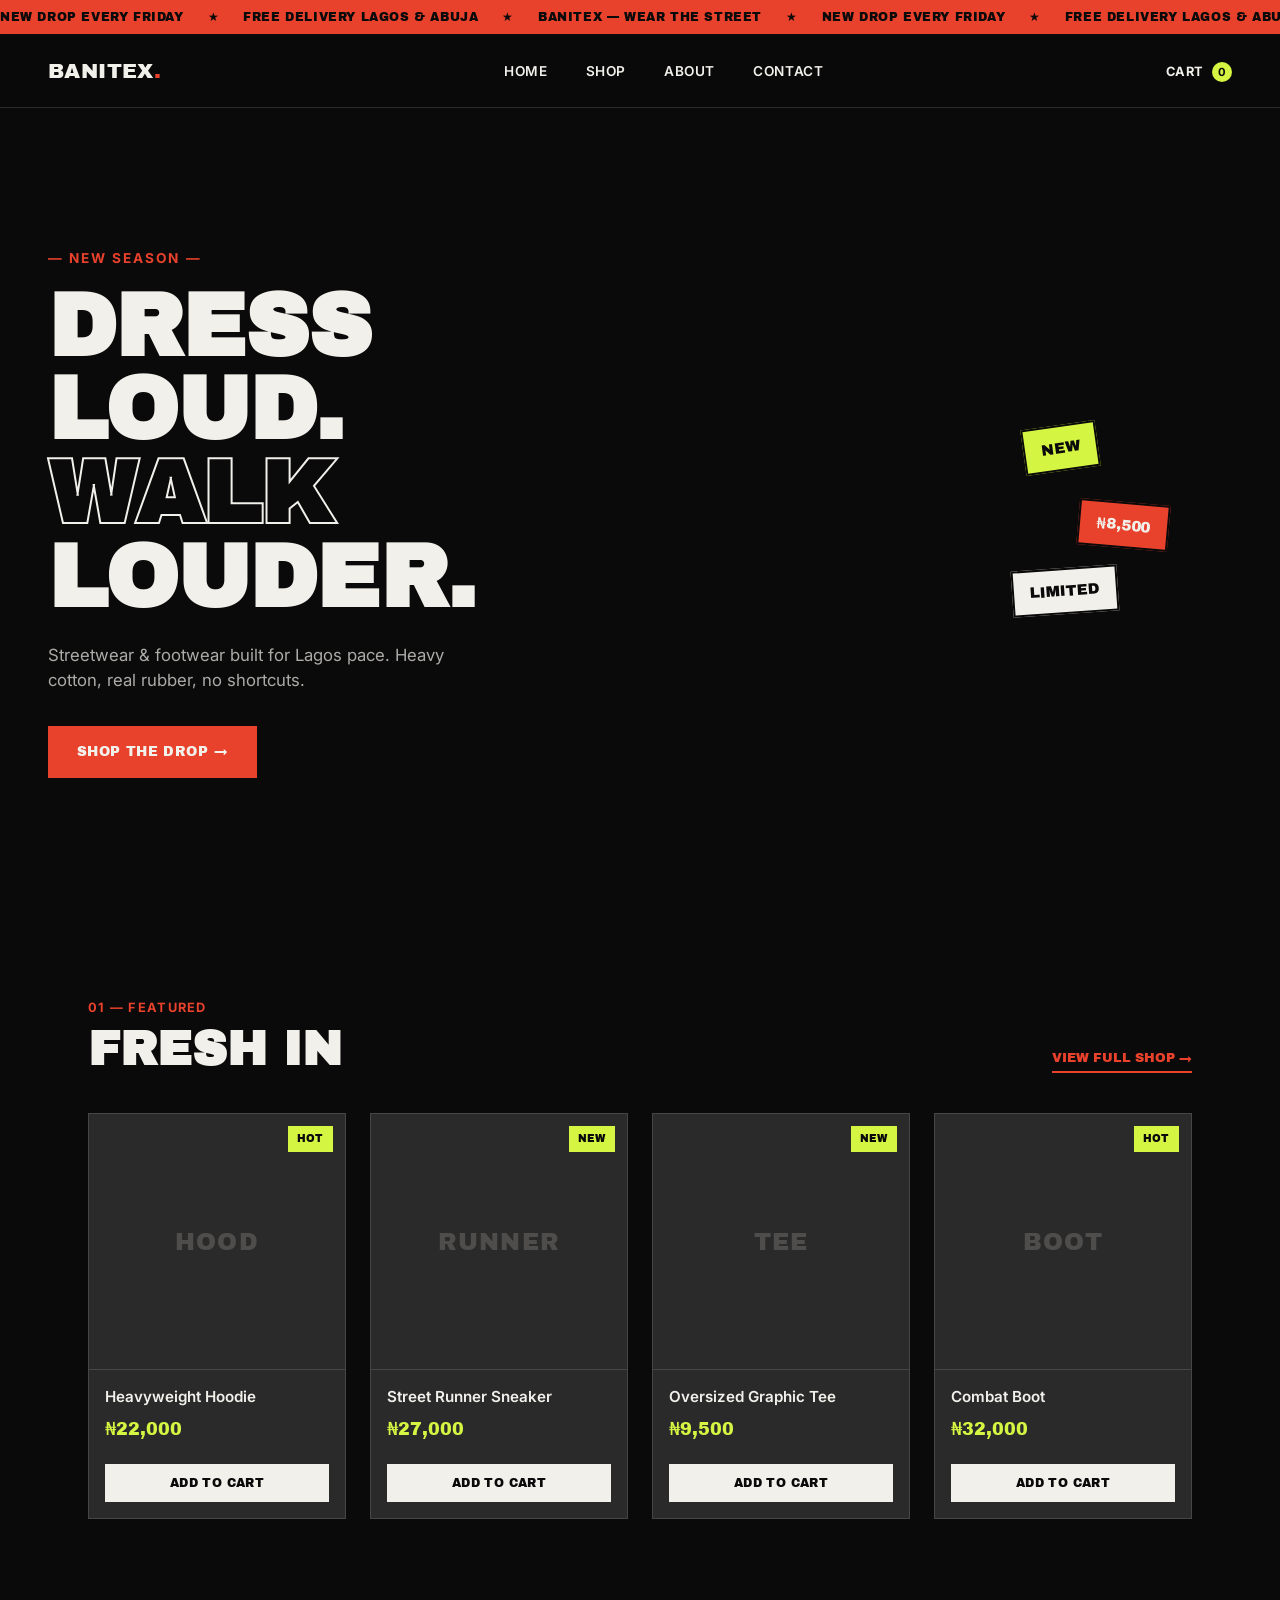
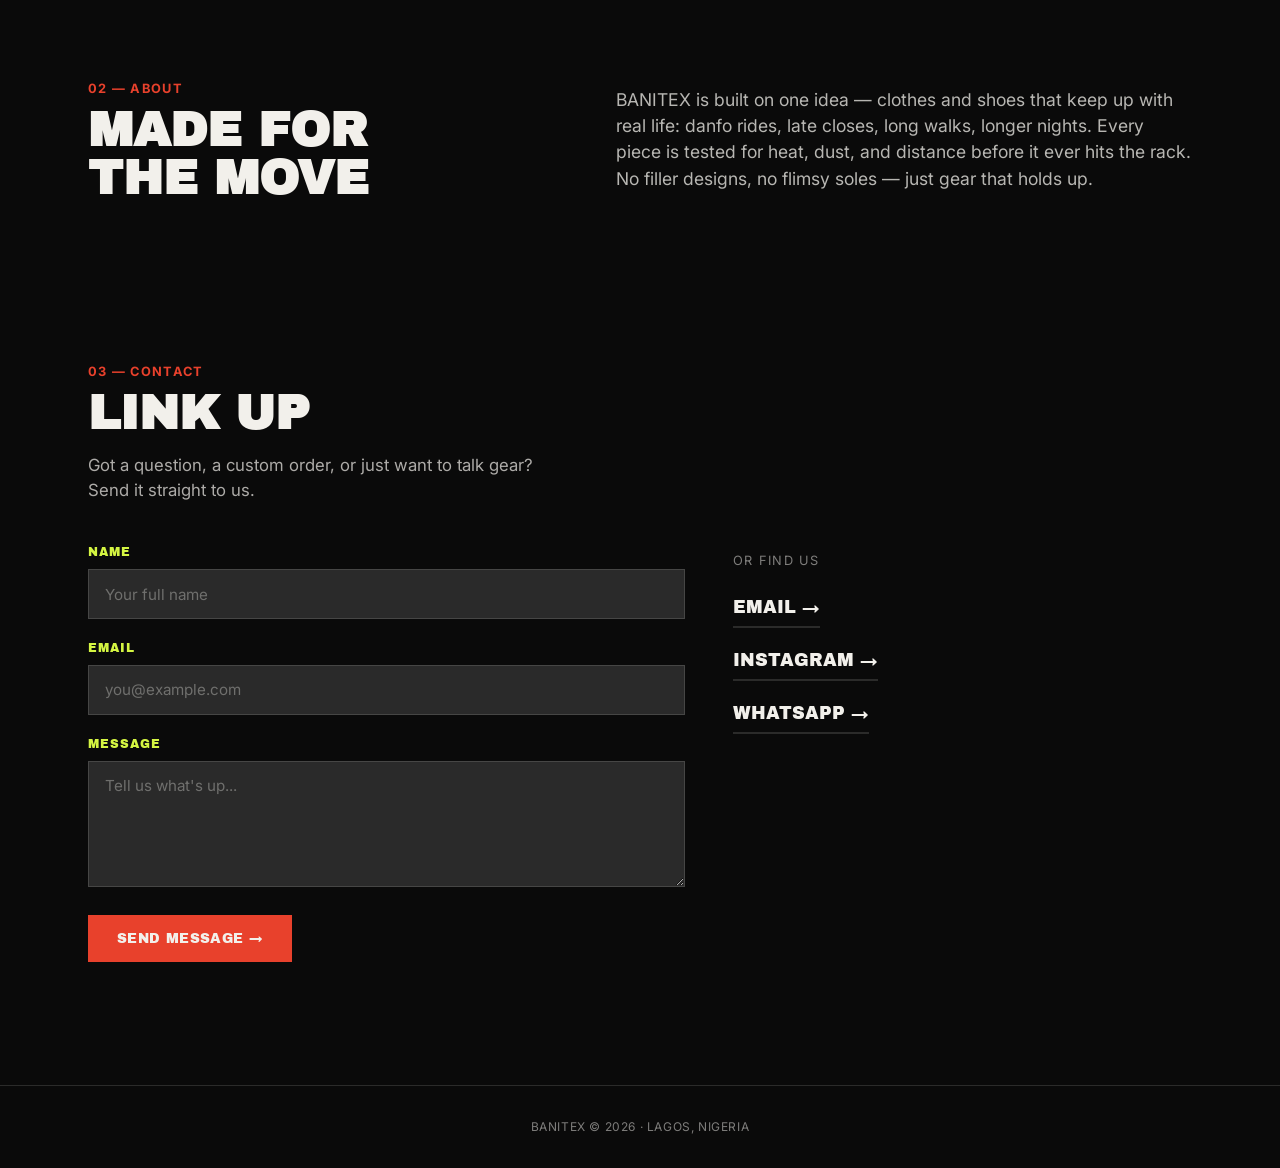
<file: index.html>
<!DOCTYPE html>
<html lang="en">
<head>
  <meta charset="UTF-8" />
  <meta name="viewport" content="width=device-width, initial-scale=1.0" />
  <title>BANITEX — Clothing & Footwear</title>
  <link rel="preconnect" href="https://fonts.googleapis.com">
  <link rel="preconnect" href="https://fonts.gstatic.com" crossorigin>
  <link href="https://fonts.googleapis.com/css2?family=Archivo+Black&family=Inter:wght@400;500;600;700&display=swap" rel="stylesheet">
  <link rel="stylesheet" href="style.css" />
</head>
<body>

  <!-- ===== MARQUEE TICKER ===== -->
  <div class="ticker">
  <div class="ticker__track">
    <div class="ticker__group">
      <span>NEW DROP EVERY FRIDAY</span>
      <span>★</span>
      <span>FREE DELIVERY LAGOS &amp; ABUJA</span>
      <span>★</span>
      <span>BANITEX — WEAR THE STREET</span>
      <span>★</span>
    </div>
    <div class="ticker__group" aria-hidden="true">
      <span>NEW DROP EVERY FRIDAY</span>
      <span>★</span>
      <span>FREE DELIVERY LAGOS &amp; ABUJA</span>
      <span>★</span>
      <span>BANITEX — WEAR THE STREET</span>
      <span>★</span>
    </div>
  </div>
</div>

  <!-- ===== NAV ===== -->
  <header class="nav">
    <a href="index.html" class="nav__logo">BANITEX<span class="dot">.</span></a>
    <nav class="nav__links" id="navLinks">
      <a href="index.html">home</a>
      <a href="shop.html">shop</a>
      <a href="index.html#about">about</a>
      <a href="index.html#contact">contact</a>
    </nav>
    <div class="nav__actions">
      <button class="icon-btn" id="cartBtn" aria-label="Open cart">
        CART <span class="cart-count" id="cartCount">0</span>
      </button>
      <button class="nav__toggle" id="navToggle" aria-label="Toggle menu" aria-expanded="false">
        <span></span><span></span><span></span>
      </button>
    </div>
  </header>

  <main>
    <!-- ===== HERO ===== -->
    <section id="home" class="hero">
      <div class="hero__poster">
        <p class="hero__tag">— NEW SEASON —</p>
        <h1 class="hero__title">
          DRESS<br>
          LOUD.<br>
          <span class="hero__title-outline">WALK</span><br>
          LOUDER.
        </h1>
        <p class="hero__sub">Streetwear &amp; footwear built for Lagos pace. Heavy cotton, real rubber, no shortcuts.</p>
        <a href="shop.html" class="btn btn--primary">SHOP THE DROP →</a>
      </div>
      <div class="hero__tagcloud">
        <span class="price-tag price-tag--1">NEW</span>
        <span class="price-tag price-tag--2">₦8,500</span>
        <span class="price-tag price-tag--3">LIMITED</span>
      </div>
    </section>

    <!-- ===== FEATURED PRODUCTS ===== -->
    <section id="featured" class="section">
      <div class="section__head section__head--row">
        <div>
          <p class="section__eyebrow">01 — FEATURED</p>
          <h2 class="section__title">FRESH IN</h2>
        </div>
        <a href="shop.html" class="section__viewall">VIEW FULL SHOP →</a>
      </div>
      <div class="product-grid" id="featuredGrid">

        <article class="product-card" data-id="c3" data-name="Heavyweight Hoodie" data-price="22000">
          <div class="product-card__tag">HOT</div>
          <div class="product-card__img">
            <div class="product-card__placeholder">HOOD</div>
          </div>
          <h3>Heavyweight Hoodie</h3>
          <p class="product-card__price">₦22,000</p>
          <button class="btn btn--add" data-add="c3">ADD TO CART</button>
        </article>

        <article class="product-card" data-id="f1" data-name="Street Runner Sneaker" data-price="27000">
          <div class="product-card__tag">NEW</div>
          <div class="product-card__img">
            <div class="product-card__placeholder">RUNNER</div>
          </div>
          <h3>Street Runner Sneaker</h3>
          <p class="product-card__price">₦27,000</p>
          <button class="btn btn--add" data-add="f1">ADD TO CART</button>
        </article>

        <article class="product-card" data-id="c1" data-name="Oversized Graphic Tee" data-price="9500">
          <div class="product-card__tag">NEW</div>
          <div class="product-card__img">
            <div class="product-card__placeholder">TEE</div>
          </div>
          <h3>Oversized Graphic Tee</h3>
          <p class="product-card__price">₦9,500</p>
          <button class="btn btn--add" data-add="c1">ADD TO CART</button>
        </article>

        <article class="product-card" data-id="f4" data-name="Combat Boot" data-price="32000">
          <div class="product-card__tag">HOT</div>
          <div class="product-card__img">
            <div class="product-card__placeholder">BOOT</div>
          </div>
          <h3>Combat Boot</h3>
          <p class="product-card__price">₦32,000</p>
          <button class="btn btn--add" data-add="f4">ADD TO CART</button>
        </article>

      </div>
    </section>

    <!-- ===== ABOUT ===== -->
    <section id="about" class="section section--about">
      <div class="about__grid">
        <div>
          <p class="section__eyebrow">02 — ABOUT</p>
          <h2 class="section__title">MADE FOR<br>THE MOVE</h2>
        </div>
        <p class="about__text">
          BANITEX is built on one idea — clothes and shoes that keep up with real life:
          danfo rides, late closes, long walks, longer nights. Every piece is tested for
          heat, dust, and distance before it ever hits the rack. No filler designs,
          no flimsy soles — just gear that holds up.
        </p>
      </div>
    </section>

    <!-- ===== CONTACT ===== -->
    <section id="contact" class="section section--contact">
      <p class="section__eyebrow">03 — CONTACT</p>
      <h2 class="section__title">LINK UP</h2>
      <p class="contact__intro">Got a question, a custom order, or just want to talk gear? Send it straight to us.</p>

      <div class="contact__grid">
        <form
          class="contact-form"
          id="contactForm"
          action="https://formspree.io/f/xpqgrvdo"
          method="POST"
        >
          <div class="form-row">
            <label for="name">NAME</label>
            <input type="text" id="name" name="name" required placeholder="Your full name">
          </div>

          <div class="form-row">
            <label for="email">EMAIL</label>
            <input type="email" id="email" name="email" required placeholder="you@example.com">
          </div>

          <div class="form-row">
            <label for="message">MESSAGE</label>
            <textarea id="message" name="message" rows="5" required placeholder="Tell us what's up..."></textarea>
          </div>

          <!-- Honeypot field to reduce spam — keep hidden from real users -->
          <input type="text" name="_gotcha" style="display:none">

          <button type="submit" class="btn btn--primary btn--submit" id="submitBtn">SEND MESSAGE →</button>

          <p class="form-status" id="formStatus" role="status"></p>
        </form>

        <div class="contact__links">
          <p class="contact__links-label">OR FIND US</p>
          <a href="mailto:hello@banitex.com" class="contact__link">EMAIL →</a>
          <a href="https://instagram.com/banitex" class="contact__link">INSTAGRAM →</a>
          <a href="https://wa.me/2340000000000" class="contact__link">WHATSAPP →</a>
        </div>
      </div>
    </section>
  </main>

  <footer class="footer">
    <p>BANITEX © 2026 · LAGOS, NIGERIA</p>
  </footer>

  <!-- ===== CART DRAWER ===== -->
  <div class="cart-overlay" id="cartOverlay"></div>
  <aside class="cart-drawer" id="cartDrawer" aria-hidden="true">
    <div class="cart-drawer__head">
      <h2>YOUR CART</h2>
      <button class="cart-drawer__close" id="cartClose" aria-label="Close cart">✕</button>
    </div>
    <div class="cart-drawer__items" id="cartItems">
      <p class="cart-empty" id="cartEmpty">Your cart is empty. Go grab something.</p>
    </div>
    <div class="cart-drawer__footer">
      <div class="cart-total">
        <span>TOTAL</span>
        <span id="cartTotal">₦0</span>
      </div>
      <button class="btn btn--primary btn--checkout" id="checkoutBtn">CHECKOUT</button>
    </div>
  </aside>

  <script src="script.js"></script>
</body>
</html>
</file>
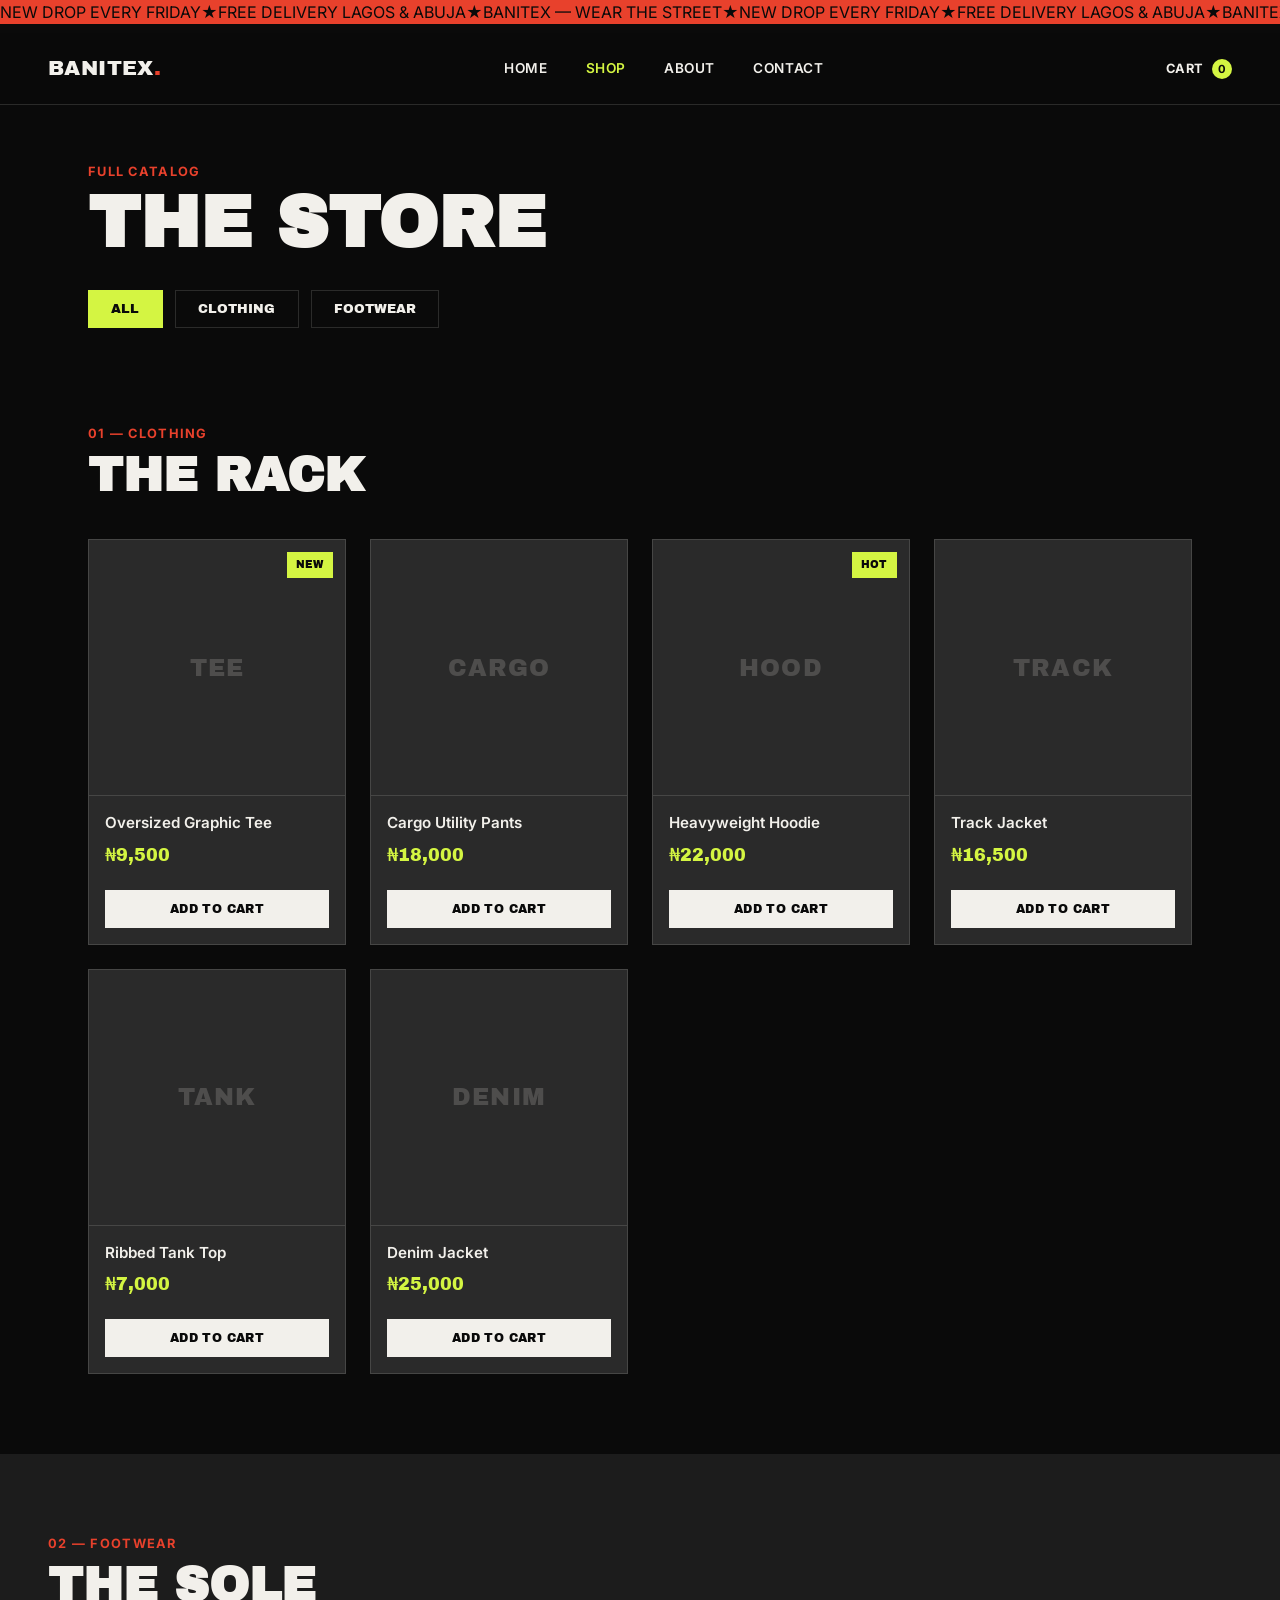
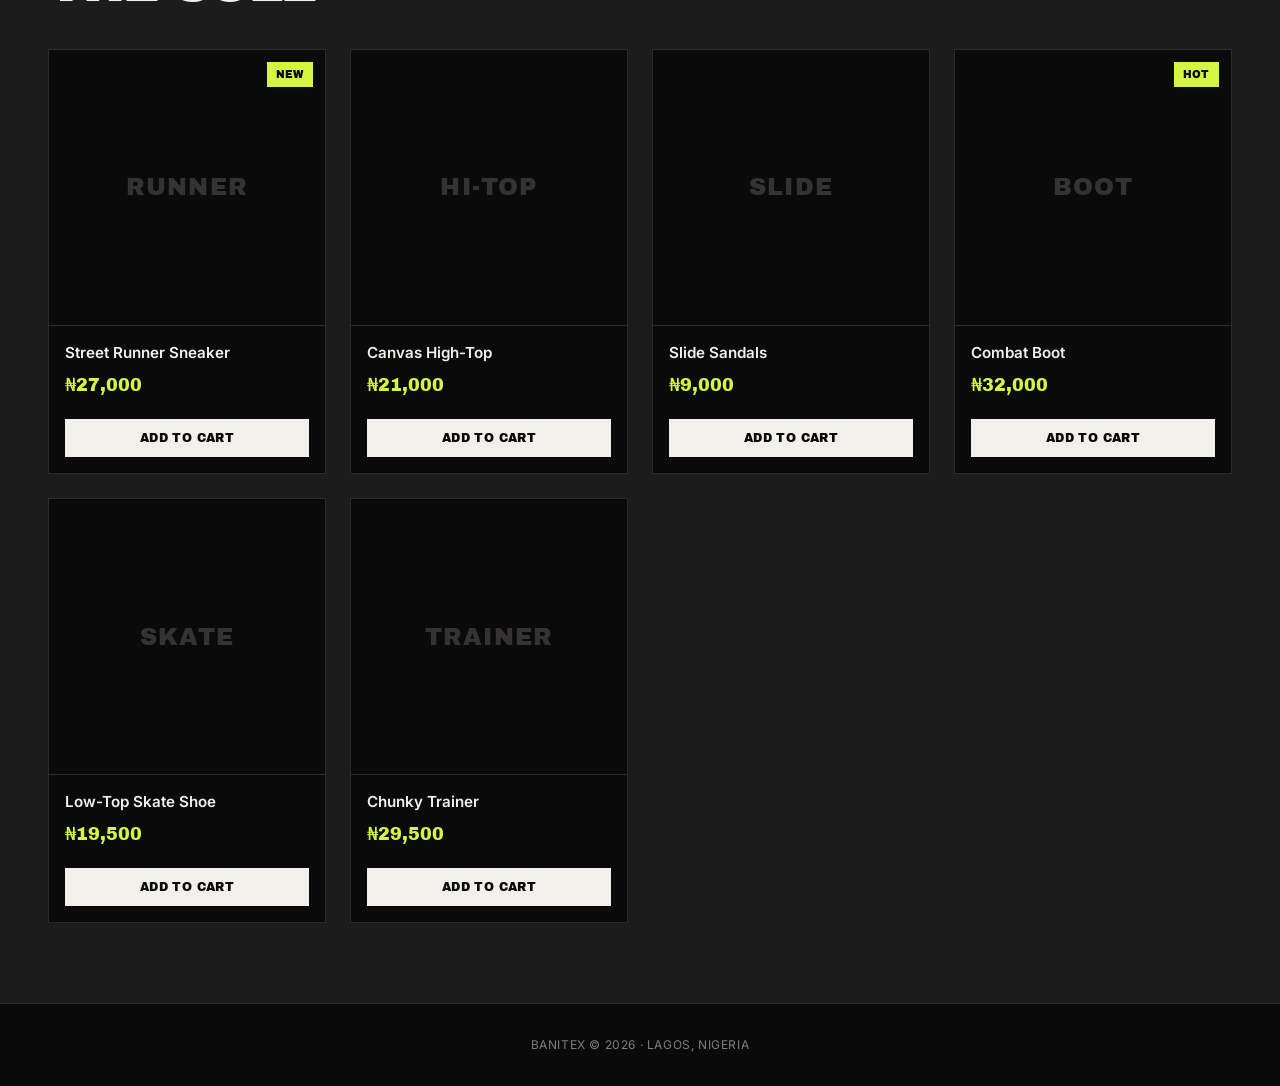
<file: shop.html>
<!DOCTYPE html>
<html lang="en">
<head>
  <meta charset="UTF-8" />
  <meta name="viewport" content="width=device-width, initial-scale=1.0" />
  <title>Shop — BANITEX</title>
  <link rel="preconnect" href="https://fonts.googleapis.com">
  <link rel="preconnect" href="https://fonts.gstatic.com" crossorigin>
  <link href="https://fonts.googleapis.com/css2?family=Archivo+Black&family=Inter:wght@400;500;600;700&display=swap" rel="stylesheet">
  <link rel="stylesheet" href="style.css" />
</head>
<body>

  <!-- ===== MARQUEE TICKER ===== -->
  <div class="ticker">
    <div class="ticker__track">
      <span>NEW DROP EVERY FRIDAY</span>
      <span>★</span>
      <span>FREE DELIVERY LAGOS &amp; ABUJA</span>
      <span>★</span>
      <span>BANITEX — WEAR THE STREET</span>
      <span>★</span>
      <span>NEW DROP EVERY FRIDAY</span>
      <span>★</span>
      <span>FREE DELIVERY LAGOS &amp; ABUJA</span>
      <span>★</span>
      <span>BANITEX — WEAR THE STREET</span>
      <span>★</span>
    </div>
  </div>

  <!-- ===== NAV ===== -->
  <header class="nav">
    <a href="index.html" class="nav__logo">BANITEX<span class="dot">.</span></a>
    <nav class="nav__links" id="navLinks">
      <a href="index.html">home</a>
      <a href="shop.html" class="is-active">shop</a>
      <a href="index.html#about">about</a>
      <a href="index.html#contact">contact</a>
    </nav>
    <div class="nav__actions">
      <button class="icon-btn" id="cartBtn" aria-label="Open cart">
        CART <span class="cart-count" id="cartCount">0</span>
      </button>
      <button class="nav__toggle" id="navToggle" aria-label="Toggle menu" aria-expanded="false">
        <span></span><span></span><span></span>
      </button>
    </div>
  </header>

  <main>
    <!-- ===== SHOP HEADER ===== -->
    <section class="shop-head">
      <p class="section__eyebrow">FULL CATALOG</p>
      <h1 class="shop-head__title">THE STORE</h1>
      <div class="filter-bar" id="filterBar">
        <button class="filter-btn is-active" data-filter="all">ALL</button>
        <button class="filter-btn" data-filter="clothing">CLOTHING</button>
        <button class="filter-btn" data-filter="footwear">FOOTWEAR</button>
      </div>
    </section>

    <!-- ===== CLOTHING ===== -->
    <section class="section" data-category="clothing">
      <div class="section__head">
        <p class="section__eyebrow">01 — CLOTHING</p>
        <h2 class="section__title">THE RACK</h2>
      </div>
      <div class="product-grid" id="clothingGrid">

        <article class="product-card" data-id="c1" data-name="Oversized Graphic Tee" data-price="9500">
          <div class="product-card__tag">NEW</div>
          <div class="product-card__img">
            <div class="product-card__placeholder">TEE</div>
          </div>
          <h3>Oversized Graphic Tee</h3>
          <p class="product-card__price">₦9,500</p>
          <button class="btn btn--add" data-add="c1">ADD TO CART</button>
        </article>

        <article class="product-card" data-id="c2" data-name="Cargo Utility Pants" data-price="18000">
          <div class="product-card__img">
            <div class="product-card__placeholder">CARGO</div>
          </div>
          <h3>Cargo Utility Pants</h3>
          <p class="product-card__price">₦18,000</p>
          <button class="btn btn--add" data-add="c2">ADD TO CART</button>
        </article>

        <article class="product-card" data-id="c3" data-name="Heavyweight Hoodie" data-price="22000">
          <div class="product-card__tag">HOT</div>
          <div class="product-card__img">
            <div class="product-card__placeholder">HOOD</div>
          </div>
          <h3>Heavyweight Hoodie</h3>
          <p class="product-card__price">₦22,000</p>
          <button class="btn btn--add" data-add="c3">ADD TO CART</button>
        </article>

        <article class="product-card" data-id="c4" data-name="Track Jacket" data-price="16500">
          <div class="product-card__img">
            <div class="product-card__placeholder">TRACK</div>
          </div>
          <h3>Track Jacket</h3>
          <p class="product-card__price">₦16,500</p>
          <button class="btn btn--add" data-add="c4">ADD TO CART</button>
        </article>

        <article class="product-card" data-id="c5" data-name="Ribbed Tank Top" data-price="7000">
          <div class="product-card__img">
            <div class="product-card__placeholder">TANK</div>
          </div>
          <h3>Ribbed Tank Top</h3>
          <p class="product-card__price">₦7,000</p>
          <button class="btn btn--add" data-add="c5">ADD TO CART</button>
        </article>

        <article class="product-card" data-id="c6" data-name="Denim Jacket" data-price="25000">
          <div class="product-card__img">
            <div class="product-card__placeholder">DENIM</div>
          </div>
          <h3>Denim Jacket</h3>
          <p class="product-card__price">₦25,000</p>
          <button class="btn btn--add" data-add="c6">ADD TO CART</button>
        </article>

      </div>
    </section>

    <!-- ===== FOOTWEAR ===== -->
    <section class="section section--alt" data-category="footwear">
      <div class="section__head">
        <p class="section__eyebrow">02 — FOOTWEAR</p>
        <h2 class="section__title">THE SOLE</h2>
      </div>
      <div class="product-grid" id="footwearGrid">

        <article class="product-card" data-id="f1" data-name="Street Runner Sneaker" data-price="27000">
          <div class="product-card__tag">NEW</div>
          <div class="product-card__img">
            <div class="product-card__placeholder">RUNNER</div>
          </div>
          <h3>Street Runner Sneaker</h3>
          <p class="product-card__price">₦27,000</p>
          <button class="btn btn--add" data-add="f1">ADD TO CART</button>
        </article>

        <article class="product-card" data-id="f2" data-name="Canvas High-Top" data-price="21000">
          <div class="product-card__img">
            <div class="product-card__placeholder">HI-TOP</div>
          </div>
          <h3>Canvas High-Top</h3>
          <p class="product-card__price">₦21,000</p>
          <button class="btn btn--add" data-add="f2">ADD TO CART</button>
        </article>

        <article class="product-card" data-id="f3" data-name="Slide Sandals" data-price="9000">
          <div class="product-card__img">
            <div class="product-card__placeholder">SLIDE</div>
          </div>
          <h3>Slide Sandals</h3>
          <p class="product-card__price">₦9,000</p>
          <button class="btn btn--add" data-add="f3">ADD TO CART</button>
        </article>

        <article class="product-card" data-id="f4" data-name="Combat Boot" data-price="32000">
          <div class="product-card__tag">HOT</div>
          <div class="product-card__img">
            <div class="product-card__placeholder">BOOT</div>
          </div>
          <h3>Combat Boot</h3>
          <p class="product-card__price">₦32,000</p>
          <button class="btn btn--add" data-add="f4">ADD TO CART</button>
        </article>

        <article class="product-card" data-id="f5" data-name="Low-Top Skate Shoe" data-price="19500">
          <div class="product-card__img">
            <div class="product-card__placeholder">SKATE</div>
          </div>
          <h3>Low-Top Skate Shoe</h3>
          <p class="product-card__price">₦19,500</p>
          <button class="btn btn--add" data-add="f5">ADD TO CART</button>
        </article>

        <article class="product-card" data-id="f6" data-name="Chunky Trainer" data-price="29500">
          <div class="product-card__img">
            <div class="product-card__placeholder">TRAINER</div>
          </div>
          <h3>Chunky Trainer</h3>
          <p class="product-card__price">₦29,500</p>
          <button class="btn btn--add" data-add="f6">ADD TO CART</button>
        </article>

      </div>
    </section>
  </main>

  <footer class="footer">
    <p>BANITEX © 2026 · LAGOS, NIGERIA</p>
  </footer>

  <!-- ===== CART DRAWER ===== -->
  <div class="cart-overlay" id="cartOverlay"></div>
  <aside class="cart-drawer" id="cartDrawer" aria-hidden="true">
    <div class="cart-drawer__head">
      <h2>YOUR CART</h2>
      <button class="cart-drawer__close" id="cartClose" aria-label="Close cart">✕</button>
    </div>
    <div class="cart-drawer__items" id="cartItems">
      <p class="cart-empty" id="cartEmpty">Your cart is empty. Go grab something.</p>
    </div>
    <div class="cart-drawer__footer">
      <div class="cart-total">
        <span>TOTAL</span>
        <span id="cartTotal">₦0</span>
      </div>
      <button class="btn btn--primary btn--checkout" id="checkoutBtn">CHECKOUT</button>
    </div>
  </aside>

  <script src="script.js"></script>
</body>
</html>
</file>
<file: style.css>
/* ============================================
   TOKENS
============================================ */
:root {
  --black: #0A0A0A;
  --concrete: #1C1C1C;
  --concrete-light: #2A2A2A;
  --off-white: #F2F0EB;
  --red: #E8412C;
  --lime: #D4F542;
  --line: rgba(242, 240, 235, 0.14);

  --font-display: 'Archivo Black', sans-serif;
  --font-body: 'Inter', sans-serif;

  --max-w: 1200px;
}

* { margin: 0; padding: 0; box-sizing: border-box; }

html { scroll-behavior: smooth; }

body {
  background: var(--black);
  color: var(--off-white);
  font-family: var(--font-body);
  line-height: 1.5;
  overflow-x: hidden;
}

@media (prefers-reduced-motion: reduce) {
  html { scroll-behavior: auto; }
  * { animation-duration: 0.01ms !important; transition-duration: 0.01ms !important; }
}

a { color: inherit; text-decoration: none; }
button { font-family: inherit; cursor: pointer; border: none; background: none; }

::selection { background: var(--red); color: var(--off-white); }

:focus-visible {
  outline: 2px solid var(--lime);
  outline-offset: 3px;
}

/* ============================================
   TICKER (signature element)
============================================ */
.ticker {
  background: var(--red);
  color: var(--black);
  overflow: hidden;
  white-space: nowrap;
  position: sticky;
  top: 0;
  z-index: 200;
  border-bottom: 2px solid var(--black);
}

.ticker__track {
  display: flex;
  width: max-content;
  animation: scroll-ticker 40s linear infinite;
  will-change: transform;
}

.ticker__group {
  display: flex;
  align-items: center;
  gap: 1.5rem;
  padding: 0.5rem 0;
  font-family: var(--font-display);
  font-size: 0.75rem;
  letter-spacing: 0.05em;
  padding-right: 1.5rem;
}

@keyframes scroll-ticker {
  0% { transform: translateX(0); }
  100% { transform: translateX(-50%); }
}
/* ============================================
   NAV
============================================ */
.nav {
  position: sticky;
  top: 33px;
  z-index: 150;
  display: flex;
  align-items: center;
  justify-content: space-between;
  padding: 1.25rem clamp(1.25rem, 5vw, 3rem);
  background: rgba(10, 10, 10, 0.92);
  backdrop-filter: blur(8px);
  border-bottom: 1px solid var(--line);
}

.nav__logo {
  font-family: var(--font-display);
  font-size: 1.3rem;
  letter-spacing: 0.02em;
}
.nav__logo .dot { color: var(--red); }

.nav__links {
  display: flex;
  gap: clamp(1.25rem, 3vw, 2.5rem);
  font-size: 0.85rem;
  text-transform: uppercase;
  letter-spacing: 0.04em;
  font-weight: 600;
}
.nav__links a { transition: color 0.2s ease; }
.nav__links a:hover { color: var(--red); }
.nav__links a.is-active { color: var(--lime); }

.nav__actions {
  display: flex;
  align-items: center;
  gap: 1rem;
}

.icon-btn {
  color: var(--off-white);
  font-size: 0.8rem;
  font-weight: 700;
  letter-spacing: 0.04em;
  display: flex;
  align-items: center;
  gap: 0.5rem;
}

.cart-count {
  background: var(--lime);
  color: var(--black);
  font-size: 0.7rem;
  font-weight: 700;
  border-radius: 50%;
  width: 20px;
  height: 20px;
  display: flex;
  align-items: center;
  justify-content: center;
}

.nav__toggle {
  display: none;
  flex-direction: column;
  gap: 5px;
  padding: 0.5rem;
}
.nav__toggle span {
  width: 22px;
  height: 2px;
  background: var(--off-white);
}

@media (max-width: 760px) {
  .nav__toggle { display: flex; }
  .nav__links {
    position: fixed;
    top: 0; right: 0;
    height: 100vh;
    width: min(70vw, 280px);
    background: var(--concrete);
    flex-direction: column;
    justify-content: center;
    align-items: flex-start;
    padding: 2rem;
    gap: 1.75rem;
    transform: translateX(100%);
    transition: transform 0.3s ease;
    border-left: 1px solid var(--line);
  }
  .nav__links.is-open { transform: translateX(0); }
}

/* ============================================
   HERO
============================================ */
.hero {
  min-height: 90vh;
  display: flex;
  align-items: center;
  justify-content: space-between;
  flex-wrap: wrap;
  padding: clamp(3rem, 8vw, 6rem) clamp(1.25rem, 5vw, 3rem);
  gap: 2rem;
  position: relative;
}

.hero__poster { max-width: 640px; }

.hero__tag {
  font-size: 0.85rem;
  letter-spacing: 0.15em;
  color: var(--red);
  font-weight: 700;
  margin-bottom: 1rem;
}

.hero__title {
  font-family: var(--font-display);
  font-size: clamp(2.8rem, 9vw, 5.5rem);
  line-height: 0.95;
  letter-spacing: -0.01em;
  text-transform: uppercase;
}

.hero__title-outline {
  color: transparent;
  -webkit-text-stroke: 2px var(--off-white);
}

.hero__sub {
  margin-top: 1.5rem;
  font-size: 1.05rem;
  color: rgba(242, 240, 235, 0.7);
  max-width: 420px;
}

.hero__tagcloud {
  position: relative;
  width: 220px;
  height: 220px;
  flex-shrink: 0;
}

.price-tag {
  position: absolute;
  font-family: var(--font-display);
  font-size: 0.95rem;
  padding: 0.6rem 1rem;
  border: 2px solid var(--black);
}
.price-tag--1 {
  background: var(--lime);
  color: var(--black);
  top: 10%;
  left: 5%;
  transform: rotate(-8deg);
}
.price-tag--2 {
  background: var(--red);
  color: var(--off-white);
  top: 45%;
  left: 30%;
  transform: rotate(5deg);
}
.price-tag--3 {
  background: var(--off-white);
  color: var(--black);
  top: 75%;
  left: 0%;
  transform: rotate(-4deg);
}

@media (max-width: 700px) {
  .hero__tagcloud { display: none; }
}

.btn {
  font-family: var(--font-display);
  font-size: 0.85rem;
  letter-spacing: 0.03em;
  padding: 1rem 1.8rem;
  display: inline-block;
  transition: transform 0.2s ease, background 0.2s ease;
}
.btn--primary {
  background: var(--red);
  color: var(--off-white);
  margin-top: 2rem;
}
.btn--primary:hover { transform: translateY(-2px); }

/* ============================================
   SHOP PAGE HEADER + FILTER BAR
============================================ */
.shop-head {
  max-width: var(--max-w);
  margin: 0 auto;
  padding: clamp(2.5rem, 7vw, 4rem) clamp(1.25rem, 5vw, 3rem) 1rem;
}
.shop-head__title {
  font-family: var(--font-display);
  font-size: clamp(2.5rem, 8vw, 4.5rem);
  text-transform: uppercase;
  line-height: 0.95;
  margin: 0.5rem 0 2rem;
}

.filter-bar {
  display: flex;
  gap: 0.75rem;
  flex-wrap: wrap;
}
.filter-btn {
  font-family: var(--font-display);
  font-size: 0.8rem;
  padding: 0.7rem 1.4rem;
  border: 1px solid var(--line);
  color: var(--off-white);
  transition: background 0.2s ease, color 0.2s ease, border-color 0.2s ease;
}
.filter-btn:hover { border-color: var(--red); }
.filter-btn.is-active {
  background: var(--lime);
  color: var(--black);
  border-color: var(--lime);
}

/* Hide sections not matching active filter */
.section[data-category].is-hidden { display: none; }

/* ============================================
   SECTIONS
============================================ */
.section {
  max-width: var(--max-w);
  margin: 0 auto;
  padding: clamp(3rem, 8vw, 5rem) clamp(1.25rem, 5vw, 3rem);
}
.section--alt { background: var(--concrete); max-width: 100%; }
.section--alt > * { max-width: var(--max-w); margin-left: auto; margin-right: auto; }

.section__head { margin-bottom: 2.5rem; }
.section__head--row {
  display: flex;
  justify-content: space-between;
  align-items: flex-end;
  flex-wrap: wrap;
  gap: 1rem;
}
.section__viewall {
  font-family: var(--font-display);
  font-size: 0.8rem;
  color: var(--red);
  border-bottom: 2px solid var(--red);
  padding-bottom: 0.2rem;
  transition: color 0.2s ease, border-color 0.2s ease;
}
.section__viewall:hover { color: var(--lime); border-color: var(--lime); }

.section__eyebrow {
  font-size: 0.8rem;
  letter-spacing: 0.1em;
  color: var(--red);
  font-weight: 700;
  margin-bottom: 0.5rem;
}
.section__title {
  font-family: var(--font-display);
  font-size: clamp(2rem, 5vw, 3rem);
  text-transform: uppercase;
  line-height: 1;
}

/* ============================================
   PRODUCT GRID
============================================ */
.product-grid {
  display: grid;
  grid-template-columns: repeat(4, 1fr);
  gap: 1.5rem;
}

.product-card {
  position: relative;
  background: var(--concrete-light);
  border: 1px solid var(--line);
  display: flex;
  flex-direction: column;
  transition: transform 0.25s ease, border-color 0.25s ease;
}
.section--alt .product-card { background: var(--black); }

.product-card:hover {
  transform: translateY(-4px);
  border-color: var(--red);
}

.product-card__tag {
  position: absolute;
  top: 0.75rem;
  right: 0.75rem;
  background: var(--lime);
  color: var(--black);
  font-family: var(--font-display);
  font-size: 0.65rem;
  padding: 0.3rem 0.6rem;
  z-index: 2;
}

.product-card__img {
  aspect-ratio: 1;
  display: flex;
  align-items: center;
  justify-content: center;
  border-bottom: 1px solid var(--line);
}
.product-card__placeholder {
  font-family: var(--font-display);
  font-size: 1.5rem;
  color: rgba(242, 240, 235, 0.18);
  letter-spacing: 0.05em;
}

.product-card h3 {
  font-size: 0.95rem;
  font-weight: 600;
  padding: 1rem 1rem 0.25rem;
}
.product-card__price {
  font-family: var(--font-display);
  font-size: 1.1rem;
  color: var(--lime);
  padding: 0 1rem;
  margin-top: 0.25rem;
}

.btn--add {
  margin: 1rem;
  margin-top: 1.25rem;
  background: var(--off-white);
  color: var(--black);
  font-size: 0.75rem;
  padding: 0.75rem 1rem;
  text-align: center;
}
.btn--add:hover { background: var(--red); color: var(--off-white); }
.btn--add:active { transform: scale(0.97); }

@media (max-width: 980px) {
  .product-grid { grid-template-columns: repeat(2, 1fr); }
}
@media (max-width: 520px) {
  .product-grid { grid-template-columns: 1fr; }
}

/* ============================================
   ABOUT
============================================ */
.about__grid {
  display: grid;
  grid-template-columns: 1fr 1.2fr;
  gap: 3rem;
  align-items: start;
}
.about__text {
  font-size: 1.1rem;
  color: rgba(242, 240, 235, 0.75);
  padding-top: 0.5rem;
}

@media (max-width: 760px) {
  .about__grid { grid-template-columns: 1fr; gap: 1.5rem; }
}

/* ============================================
   CONTACT
============================================ */
.contact__intro {
  font-size: 1.05rem;
  color: rgba(242, 240, 235, 0.7);
  max-width: 480px;
  margin-top: 1rem;
  margin-bottom: 2.5rem;
}

.contact__grid {
  display: grid;
  grid-template-columns: 1.3fr 1fr;
  gap: 3rem;
  align-items: start;
}

.contact-form {
  display: flex;
  flex-direction: column;
  gap: 1.25rem;
}

.form-row {
  display: flex;
  flex-direction: column;
  gap: 0.5rem;
}

.form-row label {
  font-family: var(--font-display);
  font-size: 0.75rem;
  letter-spacing: 0.08em;
  color: var(--lime);
}

.form-row input,
.form-row textarea {
  background: var(--concrete-light);
  border: 1px solid var(--line);
  color: var(--off-white);
  font-family: var(--font-body);
  font-size: 0.95rem;
  padding: 0.9rem 1rem;
  resize: vertical;
  transition: border-color 0.2s ease;
}
.form-row input::placeholder,
.form-row textarea::placeholder {
  color: rgba(242, 240, 235, 0.35);
}
.form-row input:focus,
.form-row textarea:focus {
  outline: none;
  border-color: var(--red);
}

.btn--submit {
  margin-top: 0.5rem;
  align-self: flex-start;
}
.btn--submit:disabled {
  opacity: 0.6;
  cursor: not-allowed;
  transform: none;
}

.form-status {
  font-size: 0.9rem;
  margin-top: 0.25rem;
  min-height: 1.2rem;
}
.form-status.is-success { color: var(--lime); }
.form-status.is-error { color: var(--red); }

.contact__links {
  display: flex;
  flex-direction: column;
  gap: 1.25rem;
  padding-top: 0.5rem;
}
.contact__links-label {
  font-size: 0.8rem;
  letter-spacing: 0.1em;
  color: rgba(242, 240, 235, 0.5);
  margin-bottom: 0.25rem;
}
.contact__link {
  font-family: var(--font-display);
  font-size: 1.1rem;
  border-bottom: 2px solid var(--line);
  padding-bottom: 0.3rem;
  transition: color 0.2s ease, border-color 0.2s ease;
  width: fit-content;
}
.contact__link:hover {
  color: var(--red);
  border-color: var(--red);
}

@media (max-width: 760px) {
  .contact__grid { grid-template-columns: 1fr; gap: 2rem; }
}

/* ============================================
   FOOTER
============================================ */
.footer {
  text-align: center;
  padding: 2rem 1.5rem;
  font-size: 0.75rem;
  color: rgba(242, 240, 235, 0.5);
  border-top: 1px solid var(--line);
  letter-spacing: 0.05em;
}

/* ============================================
   CART DRAWER
============================================ */
.cart-overlay {
  position: fixed;
  inset: 0;
  background: rgba(0,0,0,0.6);
  opacity: 0;
  pointer-events: none;
  transition: opacity 0.3s ease;
  z-index: 300;
}
.cart-overlay.is-open {
  opacity: 1;
  pointer-events: auto;
}

.cart-drawer {
  position: fixed;
  top: 0; right: 0;
  height: 100vh;
  width: min(90vw, 400px);
  background: var(--concrete);
  border-left: 1px solid var(--line);
  z-index: 301;
  display: flex;
  flex-direction: column;
  transform: translateX(100%);
  transition: transform 0.35s ease;
}
.cart-drawer.is-open { transform: translateX(0); }

.cart-drawer__head {
  display: flex;
  justify-content: space-between;
  align-items: center;
  padding: 1.5rem;
  border-bottom: 1px solid var(--line);
}
.cart-drawer__head h2 {
  font-family: var(--font-display);
  font-size: 1.2rem;
}
.cart-drawer__close {
  color: var(--off-white);
  font-size: 1.1rem;
  padding: 0.3rem;
}
.cart-drawer__close:hover { color: var(--red); }

.cart-drawer__items {
  flex: 1;
  overflow-y: auto;
  padding: 1rem 1.5rem;
}

.cart-empty {
  color: rgba(242, 240, 235, 0.5);
  font-size: 0.9rem;
  text-align: center;
  margin-top: 2rem;
}

.cart-item {
  display: flex;
  justify-content: space-between;
  align-items: center;
  padding: 1rem 0;
  border-bottom: 1px solid var(--line);
  gap: 1rem;
}
.cart-item__info h4 {
  font-size: 0.9rem;
  font-weight: 600;
  margin-bottom: 0.25rem;
}
.cart-item__info p {
  font-size: 0.8rem;
  color: rgba(242, 240, 235, 0.6);
}
.cart-item__qty {
  display: flex;
  align-items: center;
  gap: 0.5rem;
  margin-top: 0.4rem;
}
.cart-item__qty button {
  width: 22px;
  height: 22px;
  background: var(--concrete-light);
  color: var(--off-white);
  font-size: 0.85rem;
  border-radius: 3px;
}
.cart-item__qty button:hover { background: var(--red); }

.cart-item__remove {
  color: var(--red);
  font-size: 0.75rem;
  text-decoration: underline;
  flex-shrink: 0;
}

.cart-drawer__footer {
  padding: 1.5rem;
  border-top: 1px solid var(--line);
}
.cart-total {
  display: flex;
  justify-content: space-between;
  font-family: var(--font-display);
  font-size: 1.1rem;
  margin-bottom: 1rem;
}
.cart-total span:last-child { color: var(--lime); }

.btn--checkout {
  width: 100%;
  text-align: center;
}
</file>
